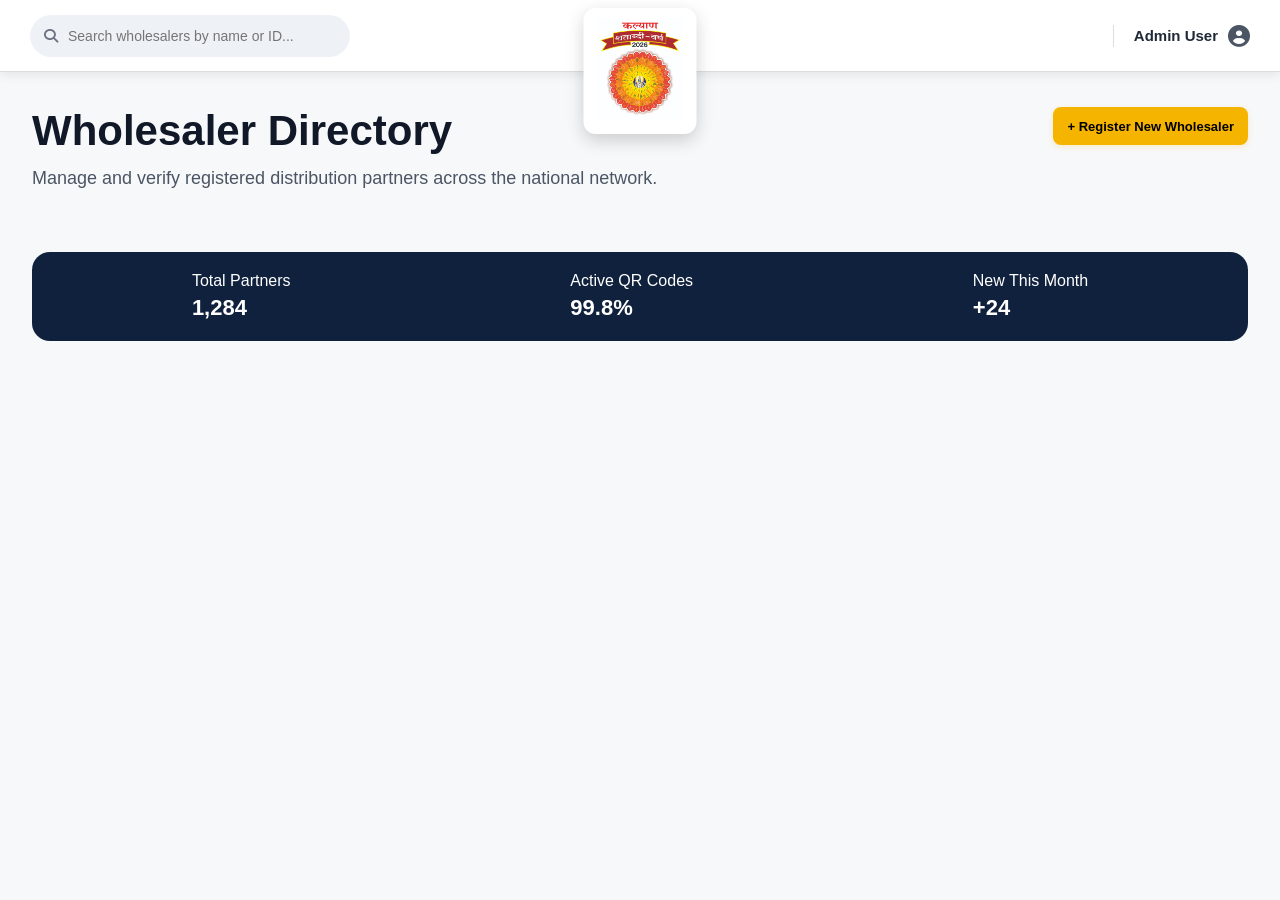
<file: index.html>
<!DOCTYPE html>
<html lang="en">
<head>
  <meta charset="UTF-8">
  <meta name="viewport" content="width=device-width, initial-scale=1">
  <title>Wholesaler Dashboard</title>
  <link rel="stylesheet" href="style.css">
  <link rel="stylesheet" href="https://cdnjs.cloudflare.com/ajax/libs/font-awesome/6.5.1/css/all.min.css">
</head>
<body>

<header class="navbar">

    <div class="search-box">
        <i class="fa-solid fa-magnifying-glass"></i>
        <input type="text" id="searchInput" placeholder="Search wholesalers by name or ID...">
    </div>

    <div class="center-logo">
        <img src="logo.jpeg" alt="Logo" class="logo">
    </div>

    <div class="admin-section">
        <span>Admin User</span>
        <i class="fa-solid fa-user-circle"></i>
    </div>

</header>

<section class="hero">
    <div>
        <h1>Wholesaler Directory</h1>
        <p>Manage and verify registered distribution partners across the national network.</p>
    </div>

    <button class="register-btn" onclick="window.location.href='register.html'">+ Register New Wholesaler</button>
</section>

<p id="noRsult" style="display:none; text-align:center; font-size:18px; margin-top:20px;"> No Results Found</p>
<section class="cards-container" id="cardsContainer">
</section>

<footer class="stats-bar">
    <div>Total Partners <strong>1,284</strong></div>
    <div>Active QR Codes <strong>99.8%</strong></div>
    <div>New This Month <strong>+24</strong></div>
</footer>


</body>
<script src="script.js"></script>
</html>
</file>
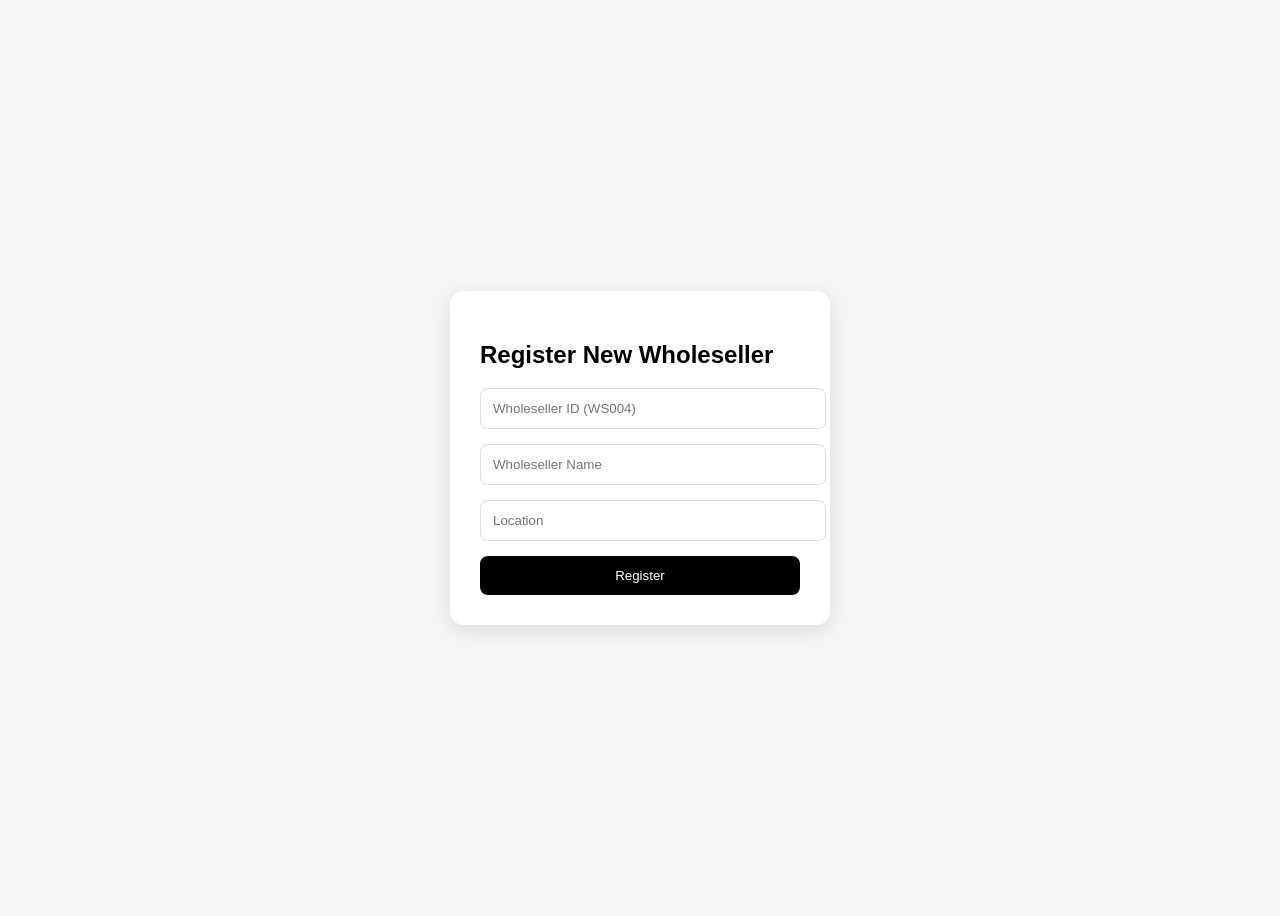
<file: register.html>
<!DOCTYPE html>
<html lang="en">
<head>
<meta charset="UTF-8">
<meta name="viewport" content="width=device-width, initial-scale=1">
<title>Register Wholeseller</title>
<link rel="stylesheet" href="register.css">
</head>
<body>

<div class="form-box">

<h2>Register New Wholeseller</h2>

<form id="wholesellerForm">

<input type="text" id="wid" placeholder="Wholeseller ID (WS004)" required>

<input type="text" id="name" placeholder="Wholeseller Name" required>

<input type="text" id="location" placeholder="Location" required>

<button type="submit">Register</button>

</form>

</div>

<script src="register.js"></script>
</body>
</html>
</file>
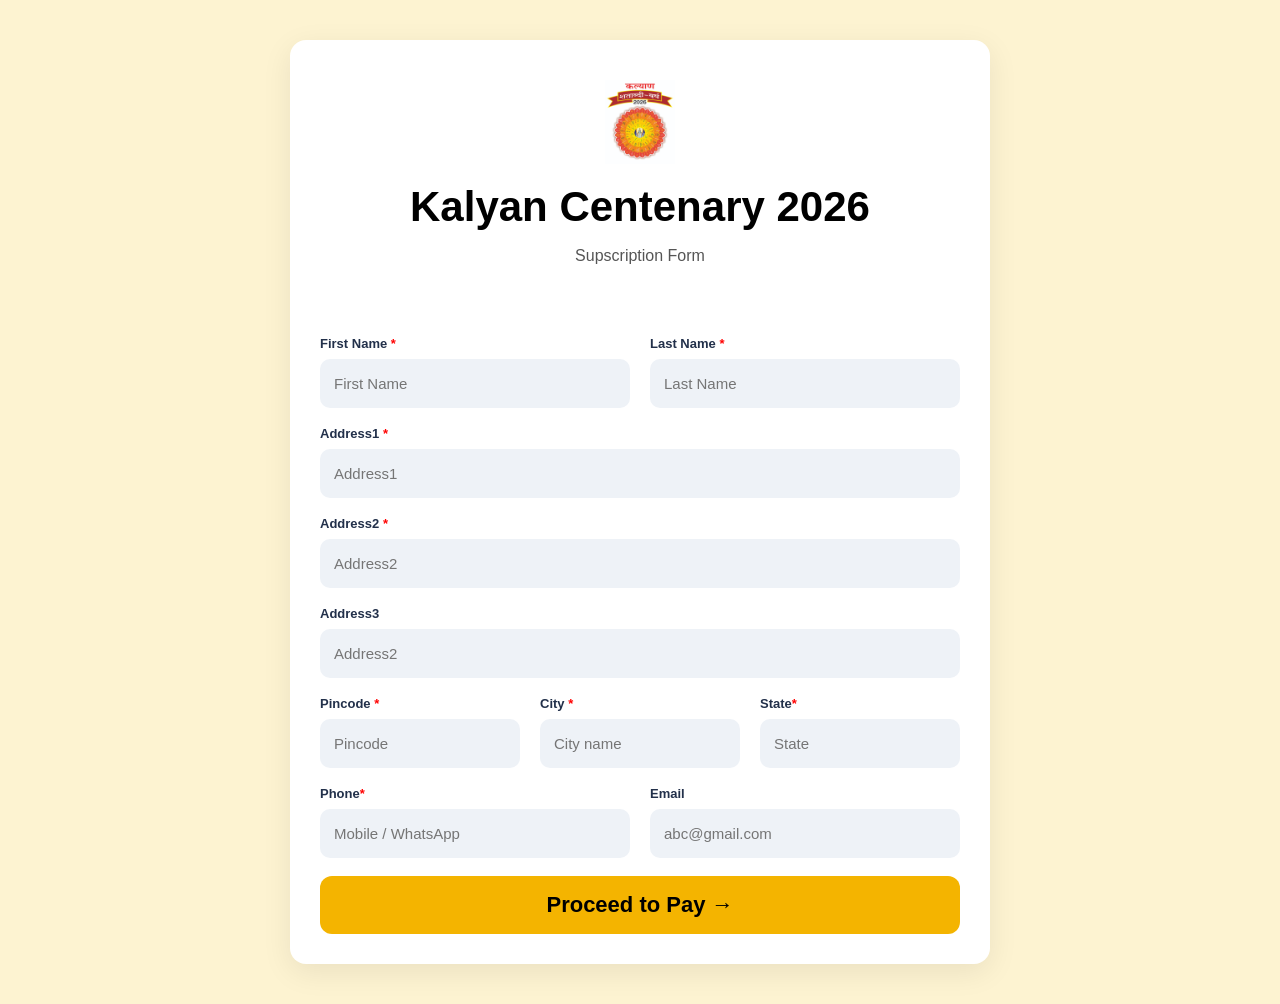
<file: tracking.html>
<!DOCTYPE html>
<html lang="en">
<head>
<meta charset="UTF-8">
<meta name="viewport" content="width=device-width, initial-scale=1">
<title>Secure Registration</title>
<link rel="stylesheet" href="tracking.css">
</head>
<body>

<div class="form-wrapper">

<div class="form-header">
  <img src="logo.jpeg" class="center-logo">
  <h1>Kalyan Centenary 2026</h1>
  <p>Supscription Form</p>
</div>

<form id="customerForm">

<div class="row">

  <div>
  <label>First Name <span>*</span></label>
  <input type="text" id="name" placeholder="First Name" required>
  </div>
  
  <div>
    <label>Last Name <span>*</span></label>
    <input type="text" id="lastname" placeholder="Last Name" required>
  </div>
  
</div>

<div>
  <label>Address1 <span>*</span></label>
<input type="text" id="address1" placeholder="Address1" class="full-width" required>
</div>


<div>
<label>Address2 <span>*</span></label>
<input type="text" id="address2" placeholder="Address2" class="full-width" required>

</div>

<div>
 <label>Address3</label> 
<input type="text" id="address2" placeholder="Address2" class="full-width">
</div>


<div class="row3">
  <div>
    <label>Pincode <span>*</span></label>
    <input type="text" id="pincode" placeholder="Pincode">
  </div>
  
  <div>
    <label>City <span>*</span></label>
    <input type="text" id="city" placeholder="City name" required readonly >
  </div>
  
  <div>
    <label>State<span>*</span></label>
    <input type="text" id="state" placeholder="State" required readonly>
  </div>
  
</div>

<div class="row">
  <div>
    <label>Phone<span>*</span></label>
<input type="tel" id="phone" placeholder="Mobile / WhatsApp" required>
  </div>
  
  <div>
    <label>Email</label>
    <input type="email" id="email" placeholder="abc@gmail.com">
  </div>
  
</div>

<input type="hidden" id="wid">

<button type="submit">Proceed to Pay →</button>

</form>

</div>
  <script src="tracking.js"></script>
</body>
  
</html>
</file>
<file: style.css>
* {
  margin: 0;
  padding: 0;
  box-sizing: border-box;
  font-family: Arial, sans-serif;
}

body {
  background: #f7f8fa;
  padding: 0;
}

/* ===== NAVBAR ===== */

.navbar {
  height: 72px;
  background: white;
  display: flex;
  align-items: center;
  justify-content: space-between;
  padding: 0 30px;
  border-bottom: 1px solid #ddd;
  position: relative;
  box-shadow: 0 3px 10px rgba(0,0,0,0.08);
}
/* Search */

.search-box {
  width: 320px;
  display: flex;
  align-items: center;
  background: #eef2f7;
  border-radius: 24px;
  padding: 0 14px;
  height: 42px;
}

.search-box i {
  color: #6b7280;
  margin-right: 10px;
  font-size: 14px;
}

.search-box input {
  width: 100%;
  border: none;
  background: transparent;
  outline: none;
  font-size: 14px;
}

/* Center Logo */

.center-logo {
  position: absolute;
  left: 50%;
  transform: translateX(-50%);
  top: 8px;
  background: white;
  padding: 10px 14px;
  border-radius: 12px;
  box-shadow: 0 6px 18px rgba(0,0,0,0.18);
}

.logo {
  width: 85px;
  height: auto;
  object-fit: contain;
}

/* Admin */

.admin-section {
  font-weight: 600;
  font-size: 15px;
  color: #1f2937;
  border-left: 1px solid #ddd;
  padding-left: 20px;
  display: flex;
  align-items: center;
  gap: 10px;
}

.admin-section i {
  font-size: 22px;
  color: #4b5563;
}

/* ===== HERO ===== */

.hero {
  padding: 35px 32px 20px;
  display: flex;
  justify-content: space-between;
  flex-wrap: wrap;
  gap: 20px;
}

.hero h1 {
  font-size: 42px;
  color: #111827;
  margin-bottom: 10px;
}

.hero p {
  color: #4b5563;
  font-size: 18px;
  max-width: 650px;
  line-height: 1.5;
}

/* Button */

.register-btn {
  background: #f4b400;
  border: none;
  padding: 7px 14px;
  border-radius: 8px;
  font-weight: 600;
  font-size: 13px;
  cursor: pointer;
  box-shadow: 0 2px 6px rgba(244,180,0,0.20);
  transition: all 0.25s ease;
  height: 38px;
  line-height: 1;
}

/* Hover Effect */

.register-btn:hover {
  opacity: 0.92;
  transform: scale(1.02);
  box-shadow: 0 0 8px rgba(244,180,0,0.30);
}

/* ===== CARDS ===== */

.cards-container {
  padding: 0 32px 40px;
  display: grid;
  grid-template-columns: repeat(auto-fit,minmax(280px,1fr));
  gap: 22px;
}

.card {
  background: white;
  border-radius: 18px;
  padding: 22px;
  box-shadow: 0 6px 18px rgba(0,0,0,0.06);
  transition: 0.3s;
  text-align:center;
}

.card:hover {
  transform: translateY(-4px);
}

.card .id {
  font-size: 11px;
  letter-spacing: 2px;
  color: #64748b;
  margin-bottom: 8px;
}

.card h2 {
  font-size: 30px;
  color: #111827;
}

.card h3 {
  color: #d89b00;
  margin: 12px 0 8px;
  font-size: 30px;
}

.card p {
  color: #475569;
  font-size: 15px;
}

.card h2,
.card h3,
.card p{
  margin:8px 0;
}

.card img {
  width: 150px;
  display: block;
  margin: 0 auto 20px;
  border-radius: 14px;
}

.card button {
  background: none;
  border: none;
  font-weight: bold;
  font-size: 15px;
  cursor: pointer;
  color: #1f2937;
}

/* ===== FOOTER ===== */

.stats-bar {
  margin: 0 32px 30px;
  background: #10213d;
  color: white;
  border-radius: 18px;
  padding: 20px;
  display: flex;
  justify-content: space-around;
  flex-wrap: wrap;
}

.stats-bar strong {
  display: block;
  margin-top: 5px;
  font-size: 22px;
}

/* ===== MOBILE ===== */

@media(max-width:768px){

  .navbar {
    height: auto;
    flex-wrap: wrap;
    padding: 15px;
    gap: 15px;
  }

  .search-box {
    max-width: 100%;
    width: 100%;
    margin: 0;
  }

  .hero {
    padding: 25px 18px;
    flex-direction: column;
  }

  .hero h1 {
    font-size: 30px;
  }

  .cards-container {
    padding: 0 18px 30px;
  }

  .stats-bar {
    margin: 0 18px 20px;
    gap: 15px;
  }

}

@media(max-width:768px){

  .navbar {
    height: auto;
    flex-direction: column;
    align-items: center;
    padding: 14px 16px 18px;
    gap: 12px;
  }

  /* Search */

  .search-box {
    width: 100%;
    margin-top: 12px;
  }

  /* Logo */

  .center-logo {
    position: static;
    transform: none;
    margin: 0;
    padding: 8px 10px;
  }

  .logo {
    width: 72px;
  }

  /* Admin */

  .admin-section {
    border-left: none;
    padding-left: 0;
    font-size: 14px;
  }

}
</file>
<file: register.css>
body{
  font-family: Arial;
  background:#f5f5f5;
  display:flex;
  justify-content:center;
  align-items:center;
  height:100vh;
}

.form-box{
  background:white;
  padding:30px;
  width:320px;
  border-radius:14px;
  box-shadow:0 5px 18px rgba(0,0,0,0.1);
}

input{
  width:100%;
  padding:12px;
  margin-bottom:15px;
  border:1px solid #ddd;
  border-radius:8px;
}

button{
  width:100%;
  padding:12px;
  background:black;
  color:white;
  border:none;
  border-radius:8px;
}
</file>
<file: tracking.css>
body{
  margin:0;
  font-family:Arial;
  background:#fdf3d1;
}

.form-wrapper{
  width:90%;
  max-width:700px;
  margin:40px auto;
  background:white;
  border-radius:16px;
  box-shadow:0 8px 30px rgba(0,0,0,0.08);
  overflow:hidden;
}

.form-header{
  text-align:center;
  padding:40px 20px 25px;
}

.center-logo{
  width:70px;
}

.form-header h1{
  font-size:42px;
  margin:15px 0 10px;
}

.form-header p{
  color:#555;
}

form{
  padding:30px;
}

.row{
  display:grid;
  grid-template-columns:1fr 1fr;
  gap:20px;
  margin-bottom:18px;
}

.row3{
  display:grid;
  grid-template-columns:1fr 1fr 1fr;
  gap:20px;
  margin-bottom:18px;
}

input{
  width:100%;
  padding:16px 14px;
  border:none;
  background:#eef2f7;
  border-radius:10px;
  font-size:15px;
  box-sizing: border-box;
  margin:0;
}

button{
  width:100%;
  padding:16px;
  border:none;
  background:#f4b400;
  border-radius:12px;
  font-size:22px;
  font-weight:bold;
  cursor:pointer;
}

.full-width {
  margin-bottom: 18px;
}

@media(max-width:768px){

  .row,.row3{
    grid-template-columns:1fr;
  }

  .form-header h1{
    font-size:32px;
  }

}

select {
  width: 100%;
  padding: 16px 14px;
  border: none;
  background: #eef2f7;
  border-radius: 10px;
  font-size: 15px;
  box-sizing: border-box;
}

label {
  display: block;
  font-size: 13px;
  font-weight: 700;
  margin-bottom: 8px;
  color: #22304a;
}

label span {
  color: red;
}
</file>
